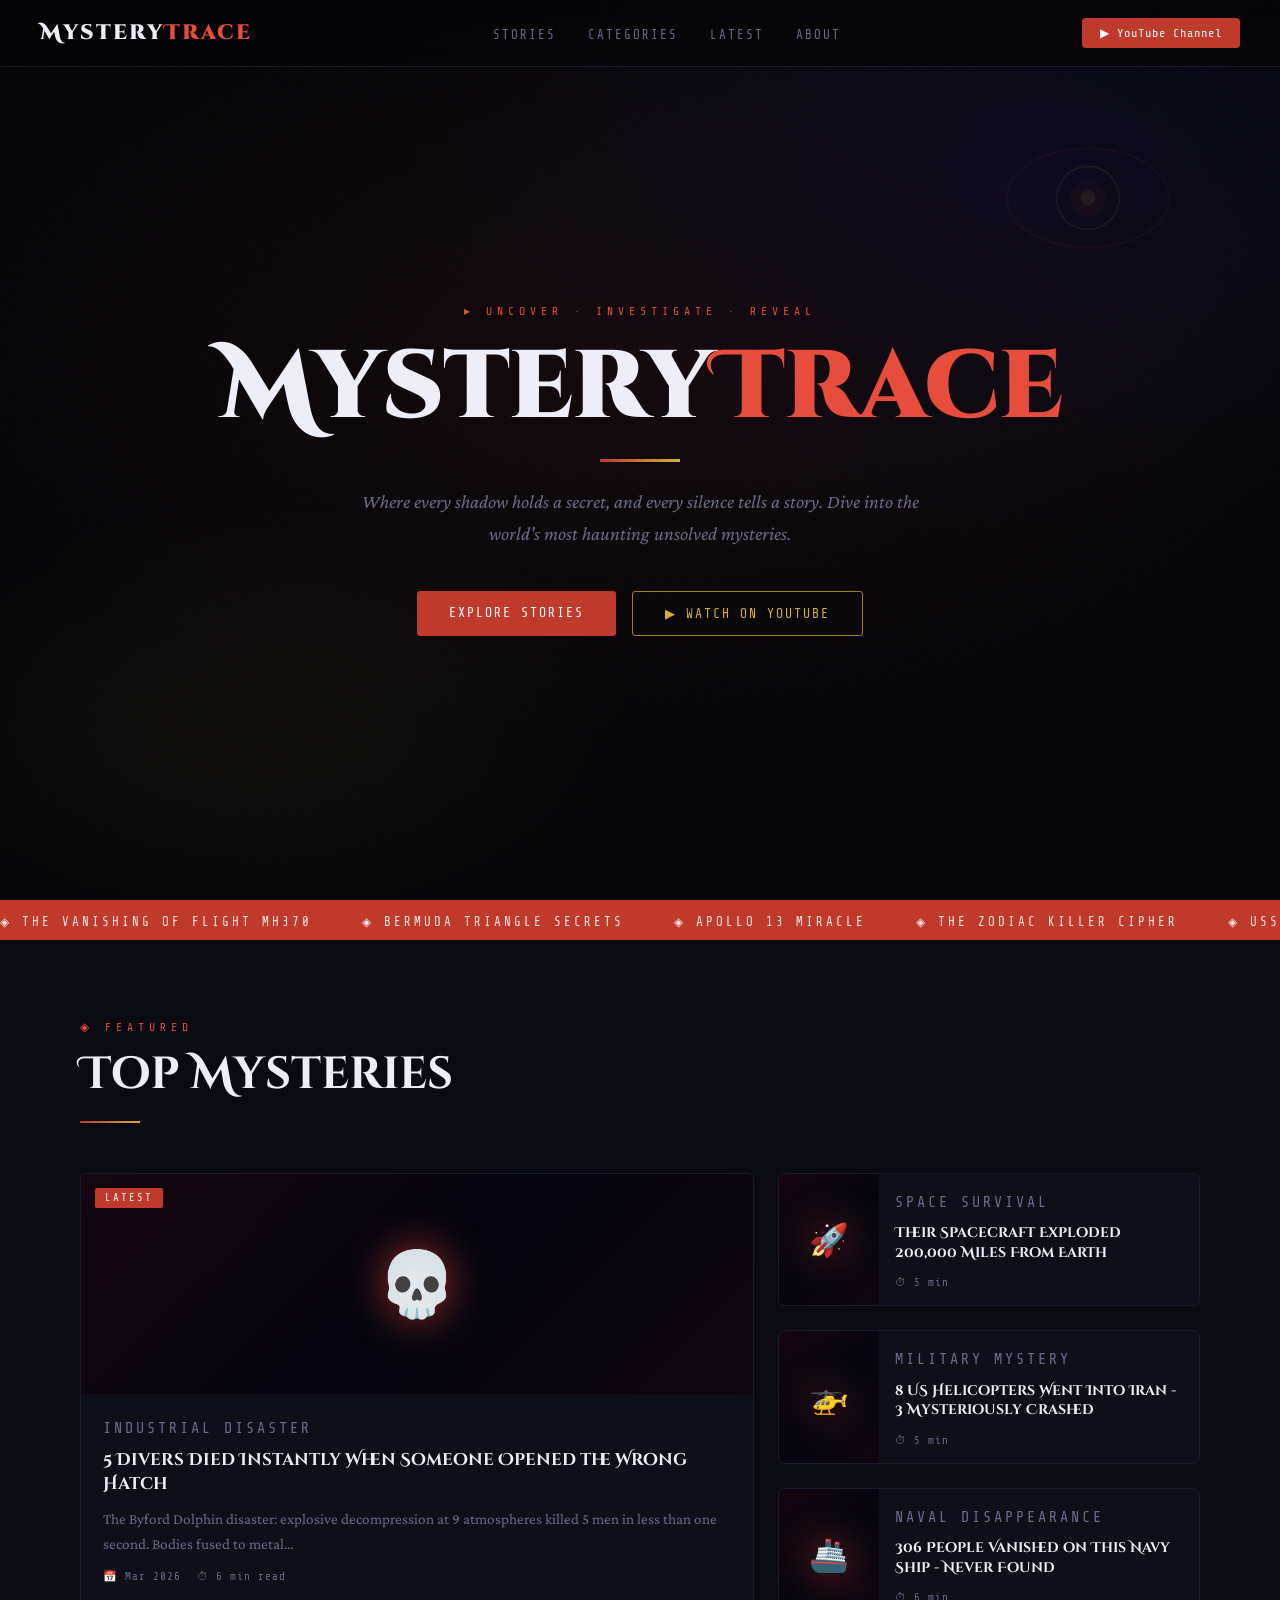
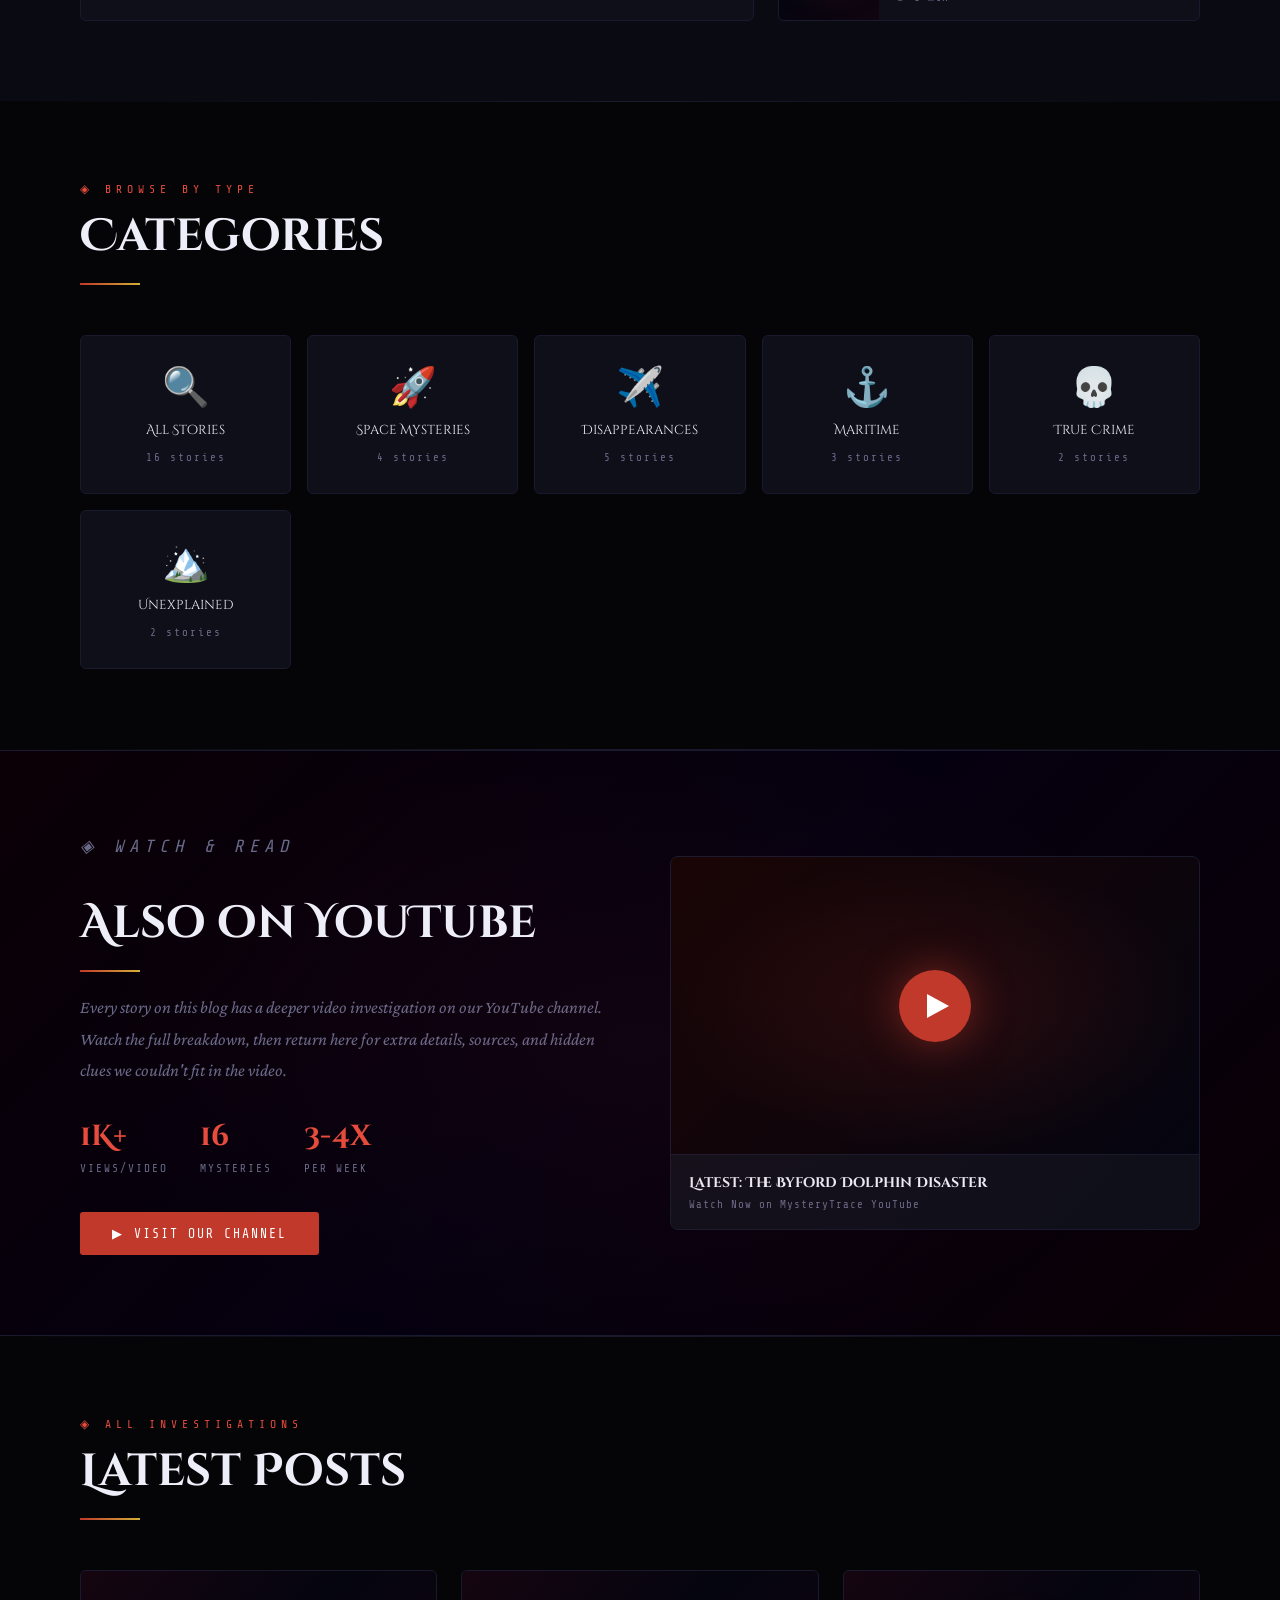
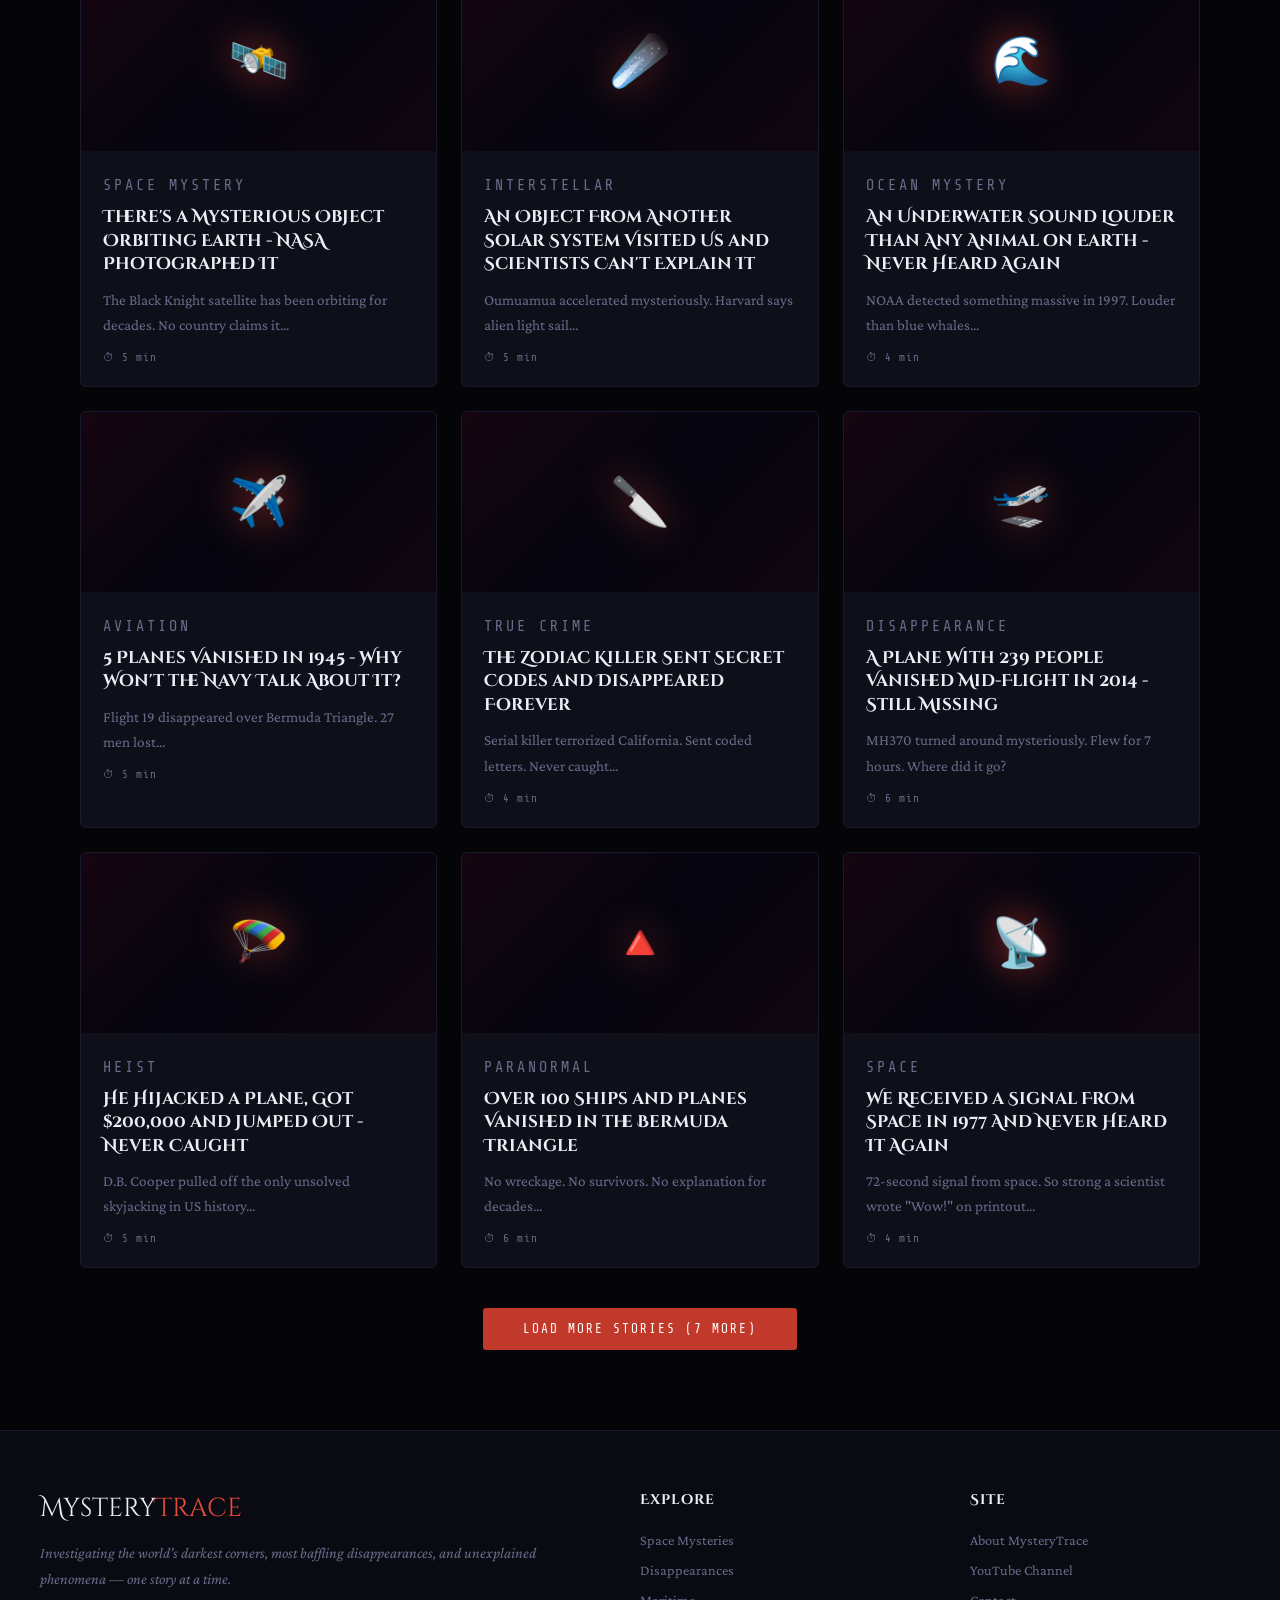
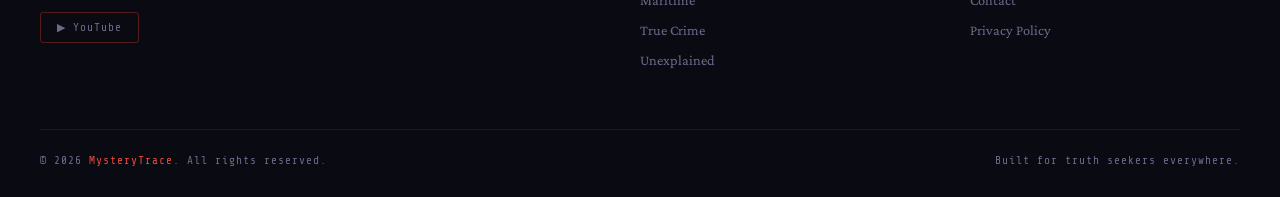
<file: index.html>
<!DOCTYPE html>
<html lang="en">
<head>
<meta name="monetag" content="8669403b873d197253b4838fe3077b46">
<meta charset="UTF-8">
<meta name="viewport" content="width=device-width, initial-scale=1.0">
<title>MysteryTrace - Uncover The Unknown</title>
<meta name="description" content="Investigating the world's most haunting unsolved mysteries. Watch on YouTube and read detailed breakdowns.">
<link href="https://fonts.googleapis.com/css2?family=Cinzel+Decorative:wght@400;700;900&family=Crimson+Pro:ital,wght@0,300;0,400;0,600;1,300;1,400&family=Share+Tech+Mono&display=swap" rel="stylesheet">
<link rel="stylesheet" href="home-style.css">
</head>
<body>

<nav>
  <a href="/" class="nav-logo">Mystery<span>Trace</span></a>
  <ul class="nav-links">
    <li><a href="#stories">Stories</a></li>
    <li><a href="#categories">Categories</a></li>
    <li><a href="#latest">Latest</a></li>
    <li><a href="#about">About</a></li>
  </ul>
  <a href="https://youtube.com/@mysterytrace-g5q?si=jdrO_Ct9TmPj1hFh" target="_blank" class="nav-yt">▶ YouTube Channel</a>
</nav>

<section class="hero" style="max-width:100%; padding-left:20px; padding-right:20px;">
  <div class="hero-bg"></div>
  <div class="eye-wrap">
    <svg viewBox="0 0 200 200" fill="none" xmlns="http://www.w3.org/2000/svg">
      <ellipse cx="100" cy="100" rx="90" ry="55" stroke="#c0392b" stroke-width="2" opacity="0.6"/>
      <circle cx="100" cy="100" r="35" fill="none" stroke="#d4af37" stroke-width="1.5" opacity="0.8"/>
      <circle cx="100" cy="100" r="20" fill="#c0392b" opacity="0.4"/>
      <circle cx="100" cy="100" r="8" fill="#d4af37" opacity="0.9"/>
      <line x1="10" y1="100" x2="190" y2="100" stroke="#c0392b" stroke-width="0.5" opacity="0.3"/>
    </svg>
  </div>
  <div class="particles" id="particles"></div>
  <p class="hero-tag">▸ Uncover · Investigate · Reveal</p>
  <h1>Mystery<span class="accent">Trace</span></h1>
  <p class="hero-sub">Where every shadow holds a secret, and every silence tells a story. Dive into the world's most haunting unsolved mysteries.</p>
  <div class="hero-cta">
    <a href="#stories" class="btn-primary">Explore Stories</a>
    <a href="https://youtube.com/@mysterytrace-g5q?si=jdrO_Ct9TmPj1hFh" target="_blank" class="btn-outline">▶ Watch on YouTube</a>
  </div>
</section>

<div class="ticker">
  <div class="ticker-inner">
    ◈ THE VANISHING OF FLIGHT MH370 &nbsp;&nbsp;&nbsp; ◈ BERMUDA TRIANGLE SECRETS &nbsp;&nbsp;&nbsp; ◈ APOLLO 13 MIRACLE &nbsp;&nbsp;&nbsp; ◈ THE ZODIAC KILLER CIPHER &nbsp;&nbsp;&nbsp; ◈ USS CYCLOPS MYSTERY &nbsp;&nbsp;&nbsp; ◈ THE DYATLOV PASS INCIDENT &nbsp;&nbsp;&nbsp; ◈ THE BLOOP SOUND &nbsp;&nbsp;&nbsp; ◈ FLIGHT 19 VANISHED &nbsp;&nbsp;&nbsp; ◈ THE VOYNICH MANUSCRIPT &nbsp;&nbsp;&nbsp; ◈ THE VANISHING OF FLIGHT MH370 &nbsp;&nbsp;&nbsp; ◈ BERMUDA TRIANGLE SECRETS &nbsp;&nbsp;&nbsp; ◈ APOLLO 13 MIRACLE &nbsp;&nbsp;&nbsp; ◈ THE ZODIAC KILLER CIPHER &nbsp;&nbsp;&nbsp; ◈ USS CYCLOPS MYSTERY &nbsp;&nbsp;&nbsp; ◈ THE DYATLOV PASS INCIDENT &nbsp;&nbsp;&nbsp; ◈ THE BLOOP SOUND &nbsp;&nbsp;&nbsp; ◈ FLIGHT 19 VANISHED &nbsp;&nbsp;&nbsp; ◈ THE VOYNICH MANUSCRIPT &nbsp;&nbsp;&nbsp;
  </div>
</div>

<div class="featured" id="stories">
  <div class="featured-inner">
    <p class="section-label">◈ Featured</p>
    <h2 class="section-title">Top Mysteries</h2>
    <div class="featured-grid">

      <div class="card" data-post-url="byford-dolphin.html">
        <div class="card-img-placeholder"><span>💀</span></div>
        <div class="card-badge">Latest</div>
        <div class="card-body">
          <p class="card-cat">Industrial Disaster</p>
          <h3>5 Divers Died Instantly When Someone Opened the Wrong Hatch</h3>
          <p>The Byford Dolphin disaster: explosive decompression at 9 atmospheres killed 5 men in less than one second. Bodies fused to metal...</p>
          <div class="card-meta">
            <span>📅 Mar 2026</span>
            <span>⏱ 6 min read</span>
          </div>
        </div>
      </div>

      <div class="side-cards">
        <div class="card" data-post-url="apollo-13.html">
          <div class="card-img-placeholder"><span>🚀</span></div>
          <div class="card-body">
            <p class="card-cat">Space Survival</p>
            <h3>Their Spacecraft Exploded 200,000 Miles From Earth</h3>
            <div class="card-meta"><span>⏱ 5 min</span></div>
          </div>
        </div>
        <div class="card" data-post-url="iran-helicopters.html">
          <div class="card-img-placeholder"><span>🚁</span></div>
          <div class="card-body">
            <p class="card-cat">Military Mystery</p>
            <h3>8 US Helicopters Went Into Iran - 3 Mysteriously Crashed</h3>
            <div class="card-meta"><span>⏱ 5 min</span></div>
          </div>
        </div>
        <div class="card" data-post-url="uss-cyclops.html">
          <div class="card-img-placeholder"><span>🚢</span></div>
          <div class="card-body">
            <p class="card-cat">Naval Disappearance</p>
            <h3>306 People Vanished on This Navy Ship - Never Found</h3>
            <div class="card-meta"><span>⏱ 6 min</span></div>
          </div>
        </div>
      </div>

    </div>
  </div>
</div>

<hr class="divider">

<section id="categories">
  <p class="section-label">◈ Browse By Type</p>
  <h2 class="section-title">Categories</h2>
  <div class="categories-grid">
    <div class="cat-card" data-category="all">
      <span class="cat-icon">🔍</span>
      <span class="cat-name">All Stories</span>
      <span class="cat-count">16 stories</span>
    </div>
    <div class="cat-card" data-category="space">
      <span class="cat-icon">🚀</span>
      <span class="cat-name">Space Mysteries</span>
      <span class="cat-count">4 stories</span>
    </div>
    <div class="cat-card" data-category="disappearance">
      <span class="cat-icon">✈️</span>
      <span class="cat-name">Disappearances</span>
      <span class="cat-count">5 stories</span>
    </div>
    <div class="cat-card" data-category="maritime">
      <span class="cat-icon">⚓</span>
      <span class="cat-name">Maritime</span>
      <span class="cat-count">3 stories</span>
    </div>
    <div class="cat-card" data-category="crime">
      <span class="cat-icon">💀</span>
      <span class="cat-name">True Crime</span>
      <span class="cat-count">2 stories</span>
    </div>
    <div class="cat-card" data-category="unexplained">
      <span class="cat-icon">🏔️</span>
      <span class="cat-name">Unexplained</span>
      <span class="cat-count">2 stories</span>
    </div>
  </div>
</section>

<hr class="divider">

<div class="yt-section" id="about">
  <div class="yt-inner">
    <div class="yt-text">
      <p class="section-label">◈ Watch & Read</p>
      <h2 class="section-title">Also on YouTube</h2>
      <p>Every story on this blog has a deeper video investigation on our YouTube channel. Watch the full breakdown, then return here for extra details, sources, and hidden clues we couldn't fit in the video.</p>
      <div class="yt-stats">
        <div class="yt-stat">
          <strong>1K+</strong>
          <span>Views/Video</span>
        </div>
        <div class="yt-stat">
          <strong>16</strong>
          <span>Mysteries</span>
        </div>
        <div class="yt-stat">
          <strong>3-4x</strong>
          <span>Per Week</span>
        </div>
      </div>
      <a href="https://youtube.com/@mysterytrace-g5q?si=jdrO_Ct9TmPj1hFh" target="_blank" class="btn-primary" style="display:inline-flex; align-items:center; gap:10px;">
        <span>▶</span> Visit Our Channel
      </a>
    </div>
    <div class="yt-preview">
      <div class="yt-thumb">
        <a href="https://youtube.com/@mysterytrace-g5q?si=OaUwkAwTq93rTu-5" target="_blank">
          <div class="yt-play"></div>
        </a>
      </div>
      <div class="yt-info">
        <h4>Latest: The Byford Dolphin Disaster</h4>
        <p>Watch Now on MysteryTrace YouTube</p>
      </div>
    </div>
  </div>
</div>

<hr class="divider">

<section id="latest">
  <p class="section-label">◈ All Investigations</p>
  <h2 class="section-title">Latest Posts</h2>
  <div class="posts-grid" id="postsContainer">

    <div class="card post-card" data-post-url="black-knight-satellite.html" data-category="space">
      <div class="card-img-placeholder"><span>🛰️</span></div>
      <div class="card-body">
        <p class="card-cat">Space Mystery</p>
        <h3>There's a Mysterious Object Orbiting Earth - NASA Photographed It</h3>
        <p>The Black Knight satellite has been orbiting for decades. No country claims it...</p>
        <div class="card-meta"><span>⏱ 5 min</span></div>
      </div>
    </div>

    <div class="card post-card" data-post-url="oumuamua.html" data-category="space">
      <div class="card-img-placeholder"><span>☄️</span></div>
      <div class="card-body">
        <p class="card-cat">Interstellar</p>
        <h3>An Object From Another Solar System Visited Us and Scientists Can't Explain It</h3>
        <p>Oumuamua accelerated mysteriously. Harvard says alien light sail...</p>
        <div class="card-meta"><span>⏱ 5 min</span></div>
      </div>
    </div>

    <div class="card post-card" data-post-url="the-bloop.html" data-category="maritime">
      <div class="card-img-placeholder"><span>🌊</span></div>
      <div class="card-body">
        <p class="card-cat">Ocean Mystery</p>
        <h3>An Underwater Sound Louder Than Any Animal on Earth - Never Heard Again</h3>
        <p>NOAA detected something massive in 1997. Louder than blue whales...</p>
        <div class="card-meta"><span>⏱ 4 min</span></div>
      </div>
    </div>

    <div class="card post-card" data-post-url="flight-19.html" data-category="disappearance">
      <div class="card-img-placeholder"><span>✈️</span></div>
      <div class="card-body">
        <p class="card-cat">Aviation</p>
        <h3>5 Planes Vanished in 1945 - Why Won't the Navy Talk About It?</h3>
        <p>Flight 19 disappeared over Bermuda Triangle. 27 men lost...</p>
        <div class="card-meta"><span>⏱ 5 min</span></div>
      </div>
    </div>

    <div class="card post-card" data-post-url="zodiac-killer.html" data-category="crime">
      <div class="card-img-placeholder"><span>🔪</span></div>
      <div class="card-body">
        <p class="card-cat">True Crime</p>
        <h3>The Zodiac Killer Sent Secret Codes and Disappeared Forever</h3>
        <p>Serial killer terrorized California. Sent coded letters. Never caught...</p>
        <div class="card-meta"><span>⏱ 4 min</span></div>
      </div>
    </div>

    <div class="card post-card" data-post-url="mh370.html" data-category="disappearance">
      <div class="card-img-placeholder"><span>🛫</span></div>
      <div class="card-body">
        <p class="card-cat">Disappearance</p>
        <h3>A Plane With 239 People Vanished Mid-Flight in 2014 - Still Missing</h3>
        <p>MH370 turned around mysteriously. Flew for 7 hours. Where did it go?</p>
        <div class="card-meta"><span>⏱ 6 min</span></div>
      </div>
    </div>

    <div class="card post-card" data-post-url="db-cooper.html" data-category="crime">
      <div class="card-img-placeholder"><span>🪂</span></div>
      <div class="card-body">
        <p class="card-cat">Heist</p>
        <h3>He Hijacked a Plane, Got $200,000 and Jumped Out - Never Caught</h3>
        <p>D.B. Cooper pulled off the only unsolved skyjacking in US history...</p>
        <div class="card-meta"><span>⏱ 5 min</span></div>
      </div>
    </div>

    <div class="card post-card" data-post-url="bermuda-triangle.html" data-category="disappearance">
      <div class="card-img-placeholder"><span>🔺</span></div>
      <div class="card-body">
        <p class="card-cat">Paranormal</p>
        <h3>Over 100 Ships and Planes Vanished in the Bermuda Triangle</h3>
        <p>No wreckage. No survivors. No explanation for decades...</p>
        <div class="card-meta"><span>⏱ 6 min</span></div>
      </div>
    </div>

    <div class="card post-card" data-post-url="wow-signal.html" data-category="space">
      <div class="card-img-placeholder"><span>📡</span></div>
      <div class="card-body">
        <p class="card-cat">Space</p>
        <h3>We Received a Signal From Space in 1977 And Never Heard It Again</h3>
        <p>72-second signal from space. So strong a scientist wrote "Wow!" on printout...</p>
        <div class="card-meta"><span>⏱ 4 min</span></div>
      </div>
    </div>

    <!-- Post 10 - HIDDEN initially -->
    <div class="card post-card hidden" data-post-url="voynich-manuscript.html" data-category="unexplained">
      <div class="card-img-placeholder"><span>📖</span></div>
      <div class="card-body">
        <p class="card-cat">Historical</p>
        <h3>This 600 Year Old Book Can't Be Read By Anyone</h3>
        <p>The Voynich Manuscript: unknown language, strange illustrations, complete mystery...</p>
        <div class="card-meta"><span>⏱ 5 min</span></div>
      </div>
    </div>

    <!-- Post 11 - HIDDEN initially -->
    <div class="card post-card hidden" data-post-url="mary-celeste.html" data-category="maritime">
      <div class="card-img-placeholder"><span>⛵</span></div>
      <div class="card-body">
        <p class="card-cat">Maritime</p>
        <h3>An Entire Ship Crew Vanished - The Mary Celeste Mystery</h3>
        <p>Ship found drifting. Food on table. Crew vanished. What made 10 people abandon ship?</p>
        <div class="card-meta"><span>⏱ 5 min</span></div>
      </div>
    </div>

    <!-- Post 12 - HIDDEN initially -->
    <div class="card post-card hidden" data-post-url="dyatlov-pass.html" data-category="unexplained">
      <div class="card-img-placeholder"><span>🏔️</span></div>
      <div class="card-body">
        <p class="card-cat">Unexplained</p>
        <h3>9 Hikers Died in the Mountains - Dyatlov Pass Mystery</h3>
        <p>Tent cut from inside. Bodies found miles away. Internal injuries. No explanation...</p>
        <div class="card-meta"><span>⏱ 7 min</span></div>
      </div>
    </div>

    <!-- Post 13 - HIDDEN initially -->
    <div class="card post-card hidden" data-post-url="iran-helicopters.html" data-category="disappearance">
      <div class="card-img-placeholder"><span>🚁</span></div>
      <div class="card-body">
        <p class="card-cat">Military</p>
        <h3>8 US Helicopters Went Into Iran - 3 Mysteriously Crashed</h3>
        <p>Operation Eagle Claw disaster. No explanation for failures...</p>
        <div class="card-meta"><span>⏱ 5 min</span></div>
      </div>
    </div>

    <!-- Post 14 - HIDDEN initially -->
    <div class="card post-card hidden" data-post-url="apollo-13.html" data-category="space">
      <div class="card-img-placeholder"><span>🚀</span></div>
      <div class="card-body">
        <p class="card-cat">Space Survival</p>
        <h3>Their Spacecraft Exploded 200,000 Miles From Earth - Here's How They Survived</h3>
        <p>Apollo 13 oxygen tank explosion. NASA's finest hour...</p>
        <div class="card-meta"><span>⏱ 6 min</span></div>
      </div>
    </div>

    <!-- Post 15 - HIDDEN initially -->
    <div class="card post-card hidden" data-post-url="uss-cyclops.html" data-category="maritime">
      <div class="card-img-placeholder"><span>🚢</span></div>
      <div class="card-body">
        <p class="card-cat">Naval Mystery</p>
        <h3>306 People Vanished on This Navy Ship - Never Found</h3>
        <p>USS Cyclops disappeared in Bermuda Triangle. Largest non-combat Navy loss...</p>
        <div class="card-meta"><span>⏱ 6 min</span></div>
      </div>
    </div>

    <!-- Post 16 - HIDDEN initially -->
    <div class="card post-card hidden" data-post-url="byford-dolphin.html" data-category="disaster">
      <div class="card-img-placeholder"><span>💀</span></div>
      <div class="card-body">
        <p class="card-cat">Industrial Disaster</p>
        <h3>5 Divers Died Instantly When Someone Opened the Wrong Hatch</h3>
        <p>Byford Dolphin explosive decompression. Bodies fused to metal...</p>
        <div class="card-meta"><span>⏱ 6 min</span></div>
      </div>
    </div>

  </div>

  <div class="center">
    <button class="btn-full" id="loadMoreBtn">Load More Stories (7 more)</button>
  </div>
</section>

<footer>
  <div class="footer-inner">
    <div class="footer-top">
      <div>
        <div class="footer-brand-name">Mystery<span>Trace</span></div>
        <p class="footer-desc">Investigating the world's darkest corners, most baffling disappearances, and unexplained phenomena — one story at a time.</p>
        <div class="footer-social">
          <a href="https://youtube.com/@mysterytrace-g5q?si=NxAvnhjgPxrE6iOU" target="_blank" class="social-btn yt">▶ YouTube</a>
        </div>
      </div>
      <div class="footer-col">
        <h5>Explore</h5>
        <ul class="footer-links">
          <li><a href="#" data-filter="space">Space Mysteries</a></li>
          <li><a href="#" data-filter="disappearance">Disappearances</a></li>
          <li><a href="#" data-filter="maritime">Maritime</a></li>
          <li><a href="#" data-filter="crime">True Crime</a></li>
          <li><a href="#" data-filter="unexplained">Unexplained</a></li>
        </ul>
      </div>
      <div class="footer-col">
        <h5>Site</h5>
        <ul class="footer-links">
          <li><a href="#">About MysteryTrace</a></li>
          <li><a href="https://youtube.com/@mysterytrace-g5q" target="_blank">YouTube Channel</a></li>
          <li><a href="#">Contact</a></li>
          <li><a href="#">Privacy Policy</a></li>
        </ul>
      </div>
    </div>
    <div class="footer-bottom">
      <p class="footer-copy">© 2026 <span>MysteryTrace</span>. All rights reserved.</p>
      <p class="footer-copy">Built for truth seekers everywhere.</p>
    </div>
  </div>
</footer>

<button class="scroll-top" id="scrollTop" onclick="window.scrollTo({top:0,behavior:'smooth'})">↑</button>

<script src="home-script.js"></script>
</body>
</html>
</file>
<file: home-style.css>
/* MysteryTrace Homepage - Stylesheet */

:root {
  --black: #050508;
  --deep: #0a0a12;
  --card: #0f0f1a;
  --border: #1a1a2e;
  --red: #c0392b;
  --red-glow: #e74c3c;
  --gold: #d4af37;
  --gold-dim: #a08020;
  --text: #c8c8d8;
  --muted: #6a6a8a;
  --white: #eeeef8;
}

* { margin: 0; padding: 0; box-sizing: border-box; }
html { scroll-behavior: smooth; }
body {
  background: var(--black);
  color: var(--text);
  font-family: 'Crimson Pro', serif;
  font-size: 18px;
  overflow-x: hidden;
  cursor: default;
}

body::before {
  content: '';
  position: fixed;
  inset: 0;
  background-image: url("data:image/svg+xml,%3Csvg viewBox='0 0 256 256' xmlns='http://www.w3.org/2000/svg'%3E%3Cfilter id='noise'%3E%3CfeTurbulence type='fractalNoise' baseFrequency='0.9' numOctaves='4' stitchTiles='stitch'/%3E%3C/filter%3E%3Crect width='100%25' height='100%25' filter='url(%23noise)' opacity='0.04'/%3E%3C/svg%3E");
  pointer-events: none;
  z-index: 1000;
  opacity: 0.4;
}

/* ── Navigation ── */
nav {
  position: fixed;
  top: 0; left: 0; right: 0;
  z-index: 900;
  display: flex;
  align-items: center;
  justify-content: space-between;
  padding: 18px 40px;
  background: rgba(5,5,8,0.85);
  backdrop-filter: blur(12px);
  border-bottom: 1px solid var(--border);
}

.nav-logo {
  font-family: 'Cinzel Decorative', serif;
  font-size: 1.3rem;
  font-weight: 900;
  letter-spacing: 2px;
  color: var(--white);
  text-decoration: none;
}

.nav-logo span { color: var(--red-glow); }

.nav-links {
  display: flex;
  gap: 32px;
  list-style: none;
}

.nav-links a {
  color: var(--muted);
  text-decoration: none;
  font-family: 'Share Tech Mono', monospace;
  font-size: 0.78rem;
  letter-spacing: 2px;
  text-transform: uppercase;
  transition: color 0.3s;
}

.nav-links a:hover { color: var(--gold); }

.nav-yt {
  display: flex;
  align-items: center;
  gap: 8px;
  background: var(--red);
  color: white;
  padding: 8px 18px;
  border-radius: 4px;
  text-decoration: none;
  font-family: 'Share Tech Mono', monospace;
  font-size: 0.75rem;
  letter-spacing: 1px;
  transition: background 0.3s, transform 0.2s;
}

.nav-yt:hover { background: var(--red-glow); transform: translateY(-1px); }

/* ── Hero ── */
.hero {
  min-height: 100vh;
  display: flex;
  flex-direction: column;
  align-items: center;
  justify-content: center;
  text-align: center;
  position: relative;
  padding: 100px 20px 60px;
  overflow: hidden;
}

.hero-bg {
  position: absolute;
  inset: 0;
  background:
    radial-gradient(ellipse 80% 60% at 50% 40%, rgba(192,57,43,0.08) 0%, transparent 70%),
    radial-gradient(ellipse 50% 40% at 20% 80%, rgba(212,175,55,0.05) 0%, transparent 60%),
    radial-gradient(ellipse 60% 50% at 80% 20%, rgba(10,10,30,0.9) 0%, transparent 80%);
}

.eye-wrap {
  position: absolute;
  top: 12%;
  right: 8%;
  width: 180px;
  height: 180px;
  opacity: 0.12;
  animation: eye-float 6s ease-in-out infinite;
}

@keyframes eye-float {
  0%, 100% { transform: translateY(0px) rotate(0deg); }
  50% { transform: translateY(-15px) rotate(3deg); }
}

.eye-wrap svg { width: 100%; height: 100%; }

.particles {
  position: absolute;
  inset: 0;
  pointer-events: none;
}

.particle {
  position: absolute;
  width: 2px;
  height: 2px;
  background: var(--gold);
  border-radius: 50%;
  animation: float-up linear infinite;
  opacity: 0;
}

@keyframes float-up {
  0% { opacity: 0; transform: translateY(0) scale(0); }
  10% { opacity: 0.6; }
  90% { opacity: 0.2; }
  100% { opacity: 0; transform: translateY(-80vh) scale(1.5); }
}

.hero-tag {
  font-family: 'Share Tech Mono', monospace;
  font-size: 0.72rem;
  letter-spacing: 5px;
  color: var(--red-glow);
  text-transform: uppercase;
  margin-bottom: 20px;
  animation: fade-in 1s ease 0.2s both;
}

.hero h1 {
  font-family: 'Cinzel Decorative', serif;
  font-size: clamp(2.5rem, 8vw, 6rem);
  font-weight: 900;
  line-height: 1.05;
  color: var(--white);
  letter-spacing: -1px;
  animation: fade-in 1s ease 0.4s both;
  position: relative;
}

.hero h1 .accent { color: var(--red-glow); }

.hero h1::after {
  content: '';
  display: block;
  width: 80px;
  height: 3px;
  background: linear-gradient(90deg, var(--red), var(--gold));
  margin: 20px auto 0;
}

.hero-sub {
  font-size: 1.2rem;
  font-style: italic;
  color: var(--muted);
  max-width: 560px;
  margin: 24px auto 0;
  line-height: 1.7;
  animation: fade-in 1s ease 0.6s both;
}

.hero-cta {
  display: flex;
  gap: 16px;
  margin-top: 40px;
  animation: fade-in 1s ease 0.8s both;
  flex-wrap: wrap;
  justify-content: center;
}

/* ── Buttons ── */
.btn-primary {
  background: var(--red);
  color: white;
  padding: 14px 32px;
  border: none;
  border-radius: 3px;
  font-family: 'Share Tech Mono', monospace;
  font-size: 0.82rem;
  letter-spacing: 2px;
  text-transform: uppercase;
  text-decoration: none;
  cursor: pointer;
  transition: all 0.3s;
  position: relative;
  overflow: hidden;
}

.btn-primary::before {
  content: '';
  position: absolute;
  inset: 0;
  background: linear-gradient(90deg, transparent, rgba(255,255,255,0.1), transparent);
  transform: translateX(-100%);
  transition: transform 0.5s;
}

.btn-primary:hover::before { transform: translateX(100%); }
.btn-primary:hover { background: var(--red-glow); transform: translateY(-2px); box-shadow: 0 8px 30px rgba(231,76,60,0.4); }

.btn-outline {
  background: transparent;
  color: var(--gold);
  padding: 14px 32px;
  border: 1px solid var(--gold-dim);
  border-radius: 3px;
  font-family: 'Share Tech Mono', monospace;
  font-size: 0.82rem;
  letter-spacing: 2px;
  text-transform: uppercase;
  text-decoration: none;
  transition: all 0.3s;
}

.btn-outline:hover { background: rgba(212,175,55,0.08); border-color: var(--gold); transform: translateY(-2px); }

@keyframes fade-in {
  from { opacity: 0; transform: translateY(20px); }
  to { opacity: 1; transform: translateY(0); }
}

/* ── Ticker ── */
.ticker {
  background: var(--red);
  padding: 10px 0;
  overflow: hidden;
  white-space: nowrap;
}

.ticker-inner {
  display: inline-block;
  animation: ticker 30s linear infinite;
  font-family: 'Share Tech Mono', monospace;
  font-size: 0.78rem;
  letter-spacing: 3px;
  color: rgba(255,255,255,0.9);
}

@keyframes ticker {
  from { transform: translateX(0); }
  to { transform: translateX(-50%); }
}

/* ── Sections ── */
section { padding: 80px 40px; max-width: 1200px; margin: 0 auto; }

.section-label {
  font-family: 'Share Tech Mono', monospace;
  font-size: 0.72rem;
  letter-spacing: 5px;
  color: var(--red-glow);
  text-transform: uppercase;
  margin-bottom: 10px;
}

.section-title {
  font-family: 'Cinzel Decorative', serif;
  font-size: clamp(1.6rem, 4vw, 2.8rem);
  color: var(--white);
  margin-bottom: 50px;
  position: relative;
  padding-bottom: 18px;
}

.section-title::after {
  content: '';
  position: absolute;
  bottom: 0; left: 0;
  width: 60px; height: 2px;
  background: linear-gradient(90deg, var(--red), var(--gold));
}

/* ── Featured ── */
.featured {
  background: var(--deep);
  max-width: 100%;
  padding: 80px 0;
}

.featured-inner {
  max-width: 1200px;
  margin: 0 auto;
  padding: 0 40px;
}

.featured-grid {
  display: grid;
  grid-template-columns: 1.6fr 1fr;
  gap: 24px;
}

/* ── Cards ── */
.card {
  background: var(--card);
  border: 1px solid var(--border);
  border-radius: 6px;
  overflow: hidden;
  position: relative;
  transition: transform 0.3s, border-color 0.3s, box-shadow 0.3s;
  text-decoration: none;
  color: inherit;
  display: block;
  cursor: pointer;
}

.card:hover {
  transform: translateY(-4px);
  border-color: var(--red);
  box-shadow: 0 12px 40px rgba(192,57,43,0.2);
}

.card.hidden { display: none; }

.card-img-placeholder {
  width: 100%;
  height: 220px;
  display: flex;
  align-items: center;
  justify-content: center;
  font-size: 4rem;
  position: relative;
  overflow: hidden;
}

.card-img-placeholder::before {
  content: '';
  position: absolute;
  inset: 0;
  background: linear-gradient(135deg, #150510, #05050f, #100510);
}

.card-img-placeholder span { position: relative; z-index: 1; filter: drop-shadow(0 0 20px rgba(192,57,43,0.8)); }

.card-badge {
  position: absolute;
  top: 14px; left: 14px;
  background: var(--red);
  color: white;
  font-family: 'Share Tech Mono', monospace;
  font-size: 0.65rem;
  letter-spacing: 2px;
  padding: 4px 10px;
  border-radius: 2px;
  text-transform: uppercase;
  z-index: 2;
}

.card-body { padding: 22px; }

.card-cat {
  font-family: 'Share Tech Mono', monospace;
  font-size: 0.68rem;
  letter-spacing: 3px;
  color: var(--gold);
  text-transform: uppercase;
  margin-bottom: 8px;
}

.card h3 {
  font-family: 'Cinzel Decorative', serif;
  font-size: 1.05rem;
  color: var(--white);
  line-height: 1.4;
  margin-bottom: 10px;
}

.card p {
  font-size: 0.95rem;
  color: var(--muted);
  line-height: 1.65;
}

.card-meta {
  display: flex;
  gap: 16px;
  margin-top: 14px;
  font-family: 'Share Tech Mono', monospace;
  font-size: 0.68rem;
  color: var(--muted);
  letter-spacing: 1px;
}

.side-cards {
  display: flex;
  flex-direction: column;
  gap: 24px;
}

.side-cards .card {
  display: flex;
  flex-direction: row;
  height: auto;
}

.side-cards .card-img-placeholder {
  width: 100px;
  min-width: 100px;
  height: auto;
  font-size: 2rem;
}

.side-cards .card-body { padding: 16px; }
.side-cards .card h3 { font-size: 0.88rem; }

/* ── Categories ── */
.categories-grid {
  display: grid;
  grid-template-columns: repeat(auto-fit, minmax(180px, 1fr));
  gap: 16px;
}

.cat-card {
  background: var(--card);
  border: 1px solid var(--border);
  border-radius: 6px;
  padding: 28px 20px;
  text-align: center;
  text-decoration: none;
  color: inherit;
  transition: all 0.3s;
  position: relative;
  overflow: hidden;
  cursor: pointer;
}

.cat-card.active {
  border-color: var(--red);
  background: rgba(192,57,43,0.1);
}

.cat-card::before {
  content: '';
  position: absolute;
  bottom: 0; left: 0; right: 0;
  height: 2px;
  background: linear-gradient(90deg, var(--red), var(--gold));
  transform: scaleX(0);
  transition: transform 0.3s;
}

.cat-card:hover { transform: translateY(-3px); border-color: var(--border); box-shadow: 0 8px 30px rgba(0,0,0,0.4); }
.cat-card:hover::before { transform: scaleX(1); }

.cat-icon { font-size: 2.4rem; margin-bottom: 12px; display: block; }
.cat-name {
  font-family: 'Cinzel Decorative', serif;
  font-size: 0.8rem;
  color: var(--white);
  display: block;
  margin-bottom: 6px;
}
.cat-count {
  font-family: 'Share Tech Mono', monospace;
  font-size: 0.68rem;
  color: var(--muted);
  letter-spacing: 2px;
}

/* ── YouTube Section ── */
.yt-section {
  background: linear-gradient(135deg, #0a0005, #050010, #0a0005);
  max-width: 100%;
  padding: 80px 0;
  border-top: 1px solid var(--border);
  border-bottom: 1px solid var(--border);
  position: relative;
  overflow: hidden;
}

.yt-section::before {
  content: '';
  position: absolute;
  inset: 0;
  background: radial-gradient(ellipse 60% 80% at 50% 50%, rgba(192,57,43,0.06) 0%, transparent 70%);
}

.yt-inner {
  max-width: 1200px;
  margin: 0 auto;
  padding: 0 40px;
  display: grid;
  grid-template-columns: 1fr 1fr;
  gap: 60px;
  align-items: center;
}

.yt-text .section-title { margin-bottom: 20px; }

.yt-text p {
  color: var(--muted);
  line-height: 1.8;
  font-style: italic;
  margin-bottom: 30px;
  font-size: 1.1rem;
}

.yt-stats { display: flex; gap: 32px; margin-bottom: 36px; }

.yt-stat strong {
  display: block;
  font-family: 'Cinzel Decorative', serif;
  font-size: 1.8rem;
  color: var(--red-glow);
}

.yt-stat span {
  font-family: 'Share Tech Mono', monospace;
  font-size: 0.7rem;
  color: var(--muted);
  letter-spacing: 2px;
  text-transform: uppercase;
}

.yt-preview {
  background: #0f0f1a;
  border: 1px solid var(--border);
  border-radius: 8px;
  overflow: hidden;
}

.yt-thumb {
  width: 100%;
  aspect-ratio: 16/9;
  background: linear-gradient(135deg, #1a0505, #050510);
  display: flex;
  align-items: center;
  justify-content: center;
  position: relative;
  overflow: hidden;
}

.yt-thumb::before {
  content: '';
  position: absolute;
  inset: 0;
  background: radial-gradient(ellipse at center, rgba(192,57,43,0.15) 0%, transparent 70%);
}

.yt-play {
  width: 72px;
  height: 72px;
  background: var(--red);
  border-radius: 50%;
  display: flex;
  align-items: center;
  justify-content: center;
  position: relative;
  z-index: 1;
  cursor: pointer;
  transition: all 0.3s;
  box-shadow: 0 0 40px rgba(192,57,43,0.5);
}

.yt-play:hover { transform: scale(1.1); background: var(--red-glow); box-shadow: 0 0 60px rgba(231,76,60,0.7); }

.yt-play::after {
  content: '';
  width: 0;
  height: 0;
  border-style: solid;
  border-width: 12px 0 12px 22px;
  border-color: transparent transparent transparent white;
  margin-left: 5px;
}

.yt-info {
  padding: 18px;
  border-top: 1px solid var(--border);
}

.yt-info h4 {
  font-family: 'Cinzel Decorative', serif;
  font-size: 0.88rem;
  color: var(--white);
  margin-bottom: 6px;
}

.yt-info p {
  font-family: 'Share Tech Mono', monospace;
  font-size: 0.68rem;
  color: var(--muted);
  letter-spacing: 1px;
}

/* ── Posts Grid ── */
.posts-grid {
  display: grid;
  grid-template-columns: repeat(auto-fill, minmax(320px, 1fr));
  gap: 24px;
}

.posts-grid .card-img-placeholder {
  height: 180px;
  font-size: 3rem;
}

.btn-full {
  background: var(--red);
  color: white;
  padding: 14px 40px;
  border: none;
  border-radius: 3px;
  font-family: 'Share Tech Mono', monospace;
  font-size: 0.8rem;
  letter-spacing: 2px;
  text-transform: uppercase;
  text-decoration: none;
  display: inline-block;
  transition: all 0.3s;
  margin-top: 40px;
  cursor: pointer;
}

.btn-full:hover { background: var(--red-glow); transform: translateY(-2px); box-shadow: 0 8px 30px rgba(231,76,60,0.4); }

.center { text-align: center; }

.divider {
  border: none;
  height: 1px;
  background: linear-gradient(90deg, transparent, var(--border), transparent);
  margin: 0;
}

/* ── Footer ── */
footer {
  background: var(--deep);
  border-top: 1px solid var(--border);
  padding: 60px 40px 30px;
}

.footer-inner { max-width: 1200px; margin: 0 auto; }

.footer-top {
  display: grid;
  grid-template-columns: 2fr 1fr 1fr;
  gap: 60px;
  margin-bottom: 50px;
}

.footer-brand-name {
  font-family: 'Cinzel Decorative', serif;
  font-size: 1.6rem;
  color: var(--white);
  margin-bottom: 14px;
}

.footer-brand-name span { color: var(--red-glow); }

.footer-desc {
  color: var(--muted);
  line-height: 1.7;
  font-style: italic;
  margin-bottom: 20px;
  font-size: 0.95rem;
}

.footer-social { display: flex; gap: 12px; }

.social-btn {
  display: flex;
  align-items: center;
  gap: 8px;
  padding: 8px 16px;
  border: 1px solid var(--border);
  border-radius: 3px;
  color: var(--muted);
  text-decoration: none;
  font-family: 'Share Tech Mono', monospace;
  font-size: 0.7rem;
  letter-spacing: 1px;
  transition: all 0.3s;
}

.social-btn.yt { border-color: rgba(192,57,43,0.4); }
.social-btn.yt:hover { background: rgba(192,57,43,0.1); border-color: var(--red); color: var(--red-glow); }

.footer-col h5 {
  font-family: 'Cinzel Decorative', serif;
  font-size: 0.85rem;
  color: var(--white);
  margin-bottom: 20px;
  letter-spacing: 1px;
}

.footer-links { list-style: none; }
.footer-links li { margin-bottom: 10px; }
.footer-links a {
  color: var(--muted);
  text-decoration: none;
  font-size: 0.9rem;
  transition: color 0.3s;
}
.footer-links a:hover { color: var(--gold); }

.footer-bottom {
  border-top: 1px solid var(--border);
  padding-top: 24px;
  display: flex;
  justify-content: space-between;
  align-items: center;
  flex-wrap: wrap;
  gap: 12px;
}

.footer-copy {
  font-family: 'Share Tech Mono', monospace;
  font-size: 0.7rem;
  color: var(--muted);
  letter-spacing: 1px;
}

.footer-copy span { color: var(--red-glow); }

/* ── Scroll Top Button ── */
.scroll-top {
  position: fixed;
  bottom: 30px; right: 30px;
  width: 44px; height: 44px;
  background: var(--red);
  border: none;
  border-radius: 4px;
  cursor: pointer;
  display: flex;
  align-items: center;
  justify-content: center;
  z-index: 800;
  opacity: 0;
  transition: all 0.3s;
  color: white;
  font-size: 1.2rem;
}

.scroll-top.visible { opacity: 1; }
.scroll-top:hover { background: var(--red-glow); transform: translateY(-3px); }

/* ── Mobile ── */
@media (max-width: 768px) {
  nav { padding: 14px 20px; }
  .nav-links { display: none; }
  section { padding: 60px 20px; }
  .featured-grid { grid-template-columns: 1fr; }
  .yt-inner { grid-template-columns: 1fr; gap: 40px; }
  .footer-top { grid-template-columns: 1fr; gap: 36px; }
  .side-cards .card { flex-direction: column; }
  .side-cards .card-img-placeholder { width: 100%; height: 100px; }
}
</file>
